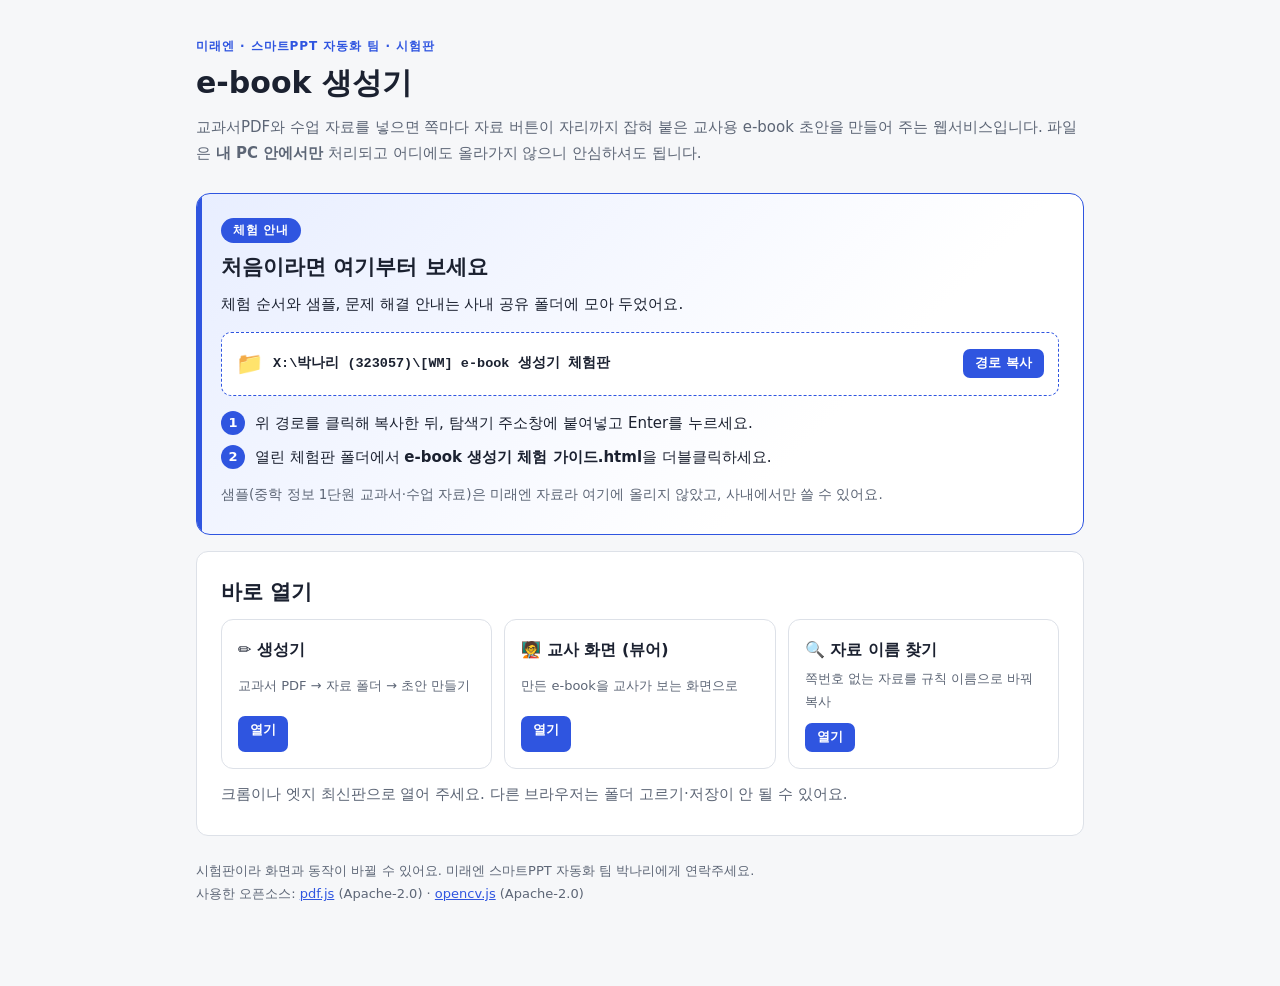
<file: index.html>
<!doctype html>
<html lang="ko">
<head>
<meta charset="utf-8">
<meta name="viewport" content="width=device-width,initial-scale=1">
<title>e-book 생성기</title>
<meta name="description" content="교과서 PDF와 수업 자료 폴더를 넣으면 쪽마다 자료 버튼이 붙은 교사용 e-book 초안을 만들어 주는 브라우저 도구">
<style>
:root{
  --bg:#f6f7f9; --paper:#fff; --ink:#1b2130; --muted:#5d6676; --line:#dde1e8;
  --accent:#2f55e0; --accent-ink:#fff; --soft:#e8eeff; --ok:#1d7a4e; --warn:#9a6200; --warnbg:#fff4dc; --code:#eef1f6;
}
@media (prefers-color-scheme: dark){
  :root{ --bg:#111318; --paper:#191c23; --ink:#e7e9ee; --muted:#9aa2b1; --line:#2b303b;
    --accent:#6f8dff; --accent-ink:#0b1020; --soft:#1f2740; --ok:#4fc98f; --warn:#e0b45a; --warnbg:#2a2416; --code:#232733; }
}
*{box-sizing:border-box}
body{margin:0;background:var(--bg);color:var(--ink);font:15px/1.75 "Pretendard","Apple SD Gothic Neo","Malgun Gothic",system-ui,sans-serif}
.wrap{max-width:920px;margin:0 auto;padding:36px 16px 80px}
header{display:grid;gap:6px;margin-bottom:20px}
.eyebrow{font-size:12px;letter-spacing:.08em;color:var(--accent);font-weight:700}
h1{font-size:30px;line-height:1.3;margin:0}
h2{font-size:21px;margin:0 0 8px}
h3{font-size:16px;margin:18px 0 6px}
p{margin:6px 0}
a{color:var(--accent)}
section{background:var(--paper);border:1px solid var(--line);border-radius:12px;padding:22px 24px;margin:16px 0}
@media (max-width:560px){section{padding:18px 16px}}
.lede{color:var(--muted)}
.apps{display:grid;grid-template-columns:repeat(3,minmax(0,1fr));gap:12px}
@media (max-width:720px){.apps{grid-template-columns:1fr}}
.app{display:grid;gap:4px;text-decoration:none;color:inherit;border:1px solid var(--line);border-radius:12px;padding:16px;background:var(--paper);transition:border-color .15s}
.app:hover{border-color:var(--accent)}
.app b{font-size:16px}.app span{color:var(--muted);font-size:13px}
.app .go{margin-top:6px;justify-self:start;background:var(--accent);color:var(--accent-ink);border-radius:7px;padding:3px 12px;font-weight:700;font-size:13px}
ol.steps{padding-left:22px;margin:8px 0}
ol.steps li{margin:8px 0}
code,.path{font-family:ui-monospace,Consolas,monospace;font-size:13px;background:var(--code);padding:1px 6px;border-radius:5px;word-break:break-all}
.btn{display:inline-block;border:1px solid var(--line);background:var(--soft);color:var(--accent);border-radius:6px;padding:0 7px;font-weight:600;font-size:13.5px;white-space:nowrap}
table{border-collapse:collapse;width:100%;font-size:14px}
th,td{text-align:left;padding:7px 9px;border-bottom:1px solid var(--line);vertical-align:top}
th{font-size:12.5px;color:var(--muted)}
.note{background:var(--warnbg);border-left:3px solid var(--warn);padding:10px 14px;border-radius:0 8px 8px 0;margin:10px 0}
.scroll{overflow-x:auto}
.samples td:first-child{white-space:nowrap;width:1%}
.samples td:first-child .path{word-break:normal;font-size:11.5px;padding:1px 4px}
.samples td{padding:7px 6px}
.samples td:last-child{font-size:13.5px;white-space:nowrap}
.guide{background:linear-gradient(135deg,var(--soft),var(--paper) 70%);border:1px solid var(--accent);border-radius:14px;padding:22px 24px;margin:16px 0;position:relative;overflow:hidden}
.guide::before{content:"";position:absolute;left:0;top:0;bottom:0;width:5px;background:var(--accent)}
.guide .tag{display:inline-block;background:var(--accent);color:var(--accent-ink);font-size:12px;font-weight:700;letter-spacing:.06em;border-radius:999px;padding:2px 12px;margin-bottom:6px}
.guide h2{margin:0 0 6px}
.guide .lead{margin:4px 0 14px;color:var(--ink)}
.pathbox{display:flex;align-items:center;gap:10px;flex-wrap:wrap;width:100%;text-align:left;font:inherit;color:inherit;cursor:pointer;background:var(--paper);border:1.5px dashed var(--accent);border-radius:10px;padding:12px 14px}
.pathbox:hover{background:var(--soft)}
.pathbox .ico{font-size:22px}
.pathbox code{flex:1 1 260px;background:none;padding:0;font-size:13.5px;font-weight:600;color:var(--ink)}
.pathbox .copy{background:var(--accent);color:var(--accent-ink);border-radius:7px;padding:3px 12px;font-weight:700;font-size:13px;white-space:nowrap}
.guide ol{margin:14px 0 4px;padding:0;list-style:none;counter-reset:g}
.guide ol li{counter-increment:g;position:relative;padding-left:34px;margin:8px 0}
.guide ol li::before{content:counter(g);position:absolute;left:0;top:1px;width:24px;height:24px;border-radius:50%;background:var(--accent);color:var(--accent-ink);font-weight:700;font-size:13px;display:grid;place-items:center}
.guide .why{margin-top:12px;font-size:13.5px;color:var(--muted)}
footer{color:var(--muted);font-size:13px;margin-top:24px}
</style>
</head>
<body>
<div class="wrap">
<header>
  <div class="eyebrow">미래엔 · 스마트PPT 자동화 팀 · 시험판</div>
  <h1>e-book 생성기</h1>
  <p class="lede">교과서PDF와 수업 자료를 넣으면 쪽마다 자료 버튼이 자리까지 잡혀 붙은 교사용 e-book 초안을 만들어 주는 웹서비스입니다. 파일은 <b>내 PC 안에서만</b> 처리되고 어디에도 올라가지 않으니 안심하셔도 됩니다.</p>
</header>

<section class="guide">
  <span class="tag">체험 안내</span>
  <h2>처음이라면 여기부터 보세요</h2>
  <p class="lead">체험 순서와 샘플, 문제 해결 안내는 사내 공유 폴더에 모아 두었어요.</p>
  <button type="button" class="pathbox" id="copy-path" title="클릭하면 경로가 복사돼요">
    <span class="ico">📁</span>
    <code id="share-path">X:\박나리 (323057)\[WM] e-book 생성기 체험판</code>
    <span class="copy" id="copy-label">경로 복사</span>
  </button>
  <ol>
    <li>위 경로를 클릭해 복사한 뒤, 탐색기 주소창에 붙여넣고 Enter를 누르세요.</li>
    <li>열린 체험판 폴더에서 <b>e-book 생성기 체험 가이드.html</b>을 더블클릭하세요.</li>
  </ol>
  <p class="why">샘플(중학 정보 1단원 교과서·수업 자료)은 미래엔 자료라 여기에 올리지 않았고, 사내에서만 쓸 수 있어요.</p>
</section>
<script>
document.getElementById("copy-path").addEventListener("click", function () {
  var l = document.getElementById("copy-label"), t = document.getElementById("share-path").textContent;
  function done(ok) { l.textContent = ok ? "복사됨 ✓" : "직접 선택해 복사해 주세요"; setTimeout(function () { l.textContent = "경로 복사"; }, 2000); }
  if (navigator.clipboard && navigator.clipboard.writeText) navigator.clipboard.writeText(t).then(function () { done(true); }, function () { done(false); });
  else done(false);
});
</script>

<section>
  <h2>바로 열기</h2>
  <div class="apps">
    <a class="app" href="authoring/index.html" target="_blank" rel="noopener"><b>✏️ 생성기</b><span>교과서 PDF → 자료 폴더 → 초안 만들기</span><span class="go">열기</span></a>
    <a class="app" href="viewer/index.html" target="_blank" rel="noopener"><b>🧑‍🏫 교사 화면 (뷰어)</b><span>만든 e-book을 교사가 보는 화면으로</span><span class="go">열기</span></a>
    <a class="app" href="authoring/name-finder.html" target="_blank" rel="noopener"><b>🔍 자료 이름 찾기</b><span>쪽번호 없는 자료를 규칙 이름으로 바꿔 복사</span><span class="go">열기</span></a>
  </div>
  <p class="lede" style="margin-top:12px">크롬이나 엣지 최신판으로 열어 주세요. 다른 브라우저는 폴더 고르기·저장이 안 될 수 있어요.</p>
</section>

<footer>
  시험판이라 화면과 동작이 바뀔 수 있어요. 미래엔 스마트PPT 자동화 팀 박나리에게 연락주세요.<br>
  사용한 오픈소스: <a href="https://github.com/mozilla/pdf.js" rel="noopener">pdf.js</a> (Apache-2.0) · <a href="https://github.com/TechStark/opencv-js" rel="noopener">opencv.js</a> (Apache-2.0)
</footer>
</div>
</body>
</html>
</file>
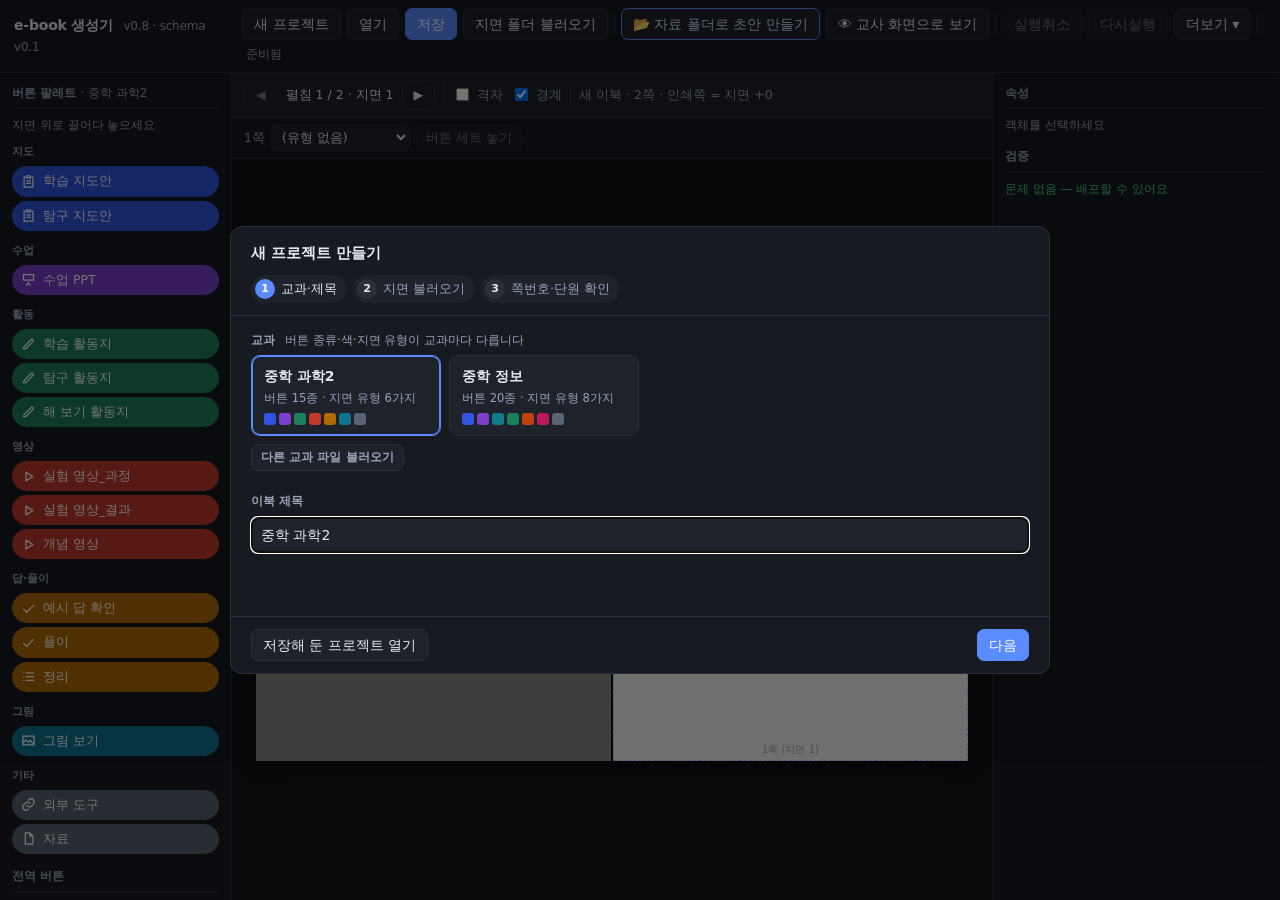
<file: authoring/index.html>
<!DOCTYPE html>
<html lang="ko">
<head>
<meta charset="utf-8">
<meta name="viewport" content="width=device-width, initial-scale=1">
<title>e-book 생성기</title>
<link rel="stylesheet" href="style.css">
</head>
<body>
<header id="topbar">
  <div class="brand">e-book 생성기 <span class="ver">v0.8 · schema v0.1</span></div>
  <div class="tools">
    <button id="btn-new" class="t">새 프로젝트</button>
    <button id="btn-open" class="t">열기</button>
    <button id="btn-save" class="t primary">저장</button>
    <label class="t file" title="저장해 둔 지면 폴더(PDF이름_지면)를 다시 붙입니다">지면 폴더 불러오기<input type="file" id="in-pipeline" webkitdirectory directory multiple hidden></label>
    <span class="sep"></span>
    <label class="t file accent" title="자료를 모아 둔 폴더를 고르면 쪽마다 버튼을 붙입니다. 이름 앞에 쪽번호가 있으면 그대로(16_WS_탐구 활동지.hwp → 16쪽), 없으면 내용·그림으로 쪽을 찾아 봐요">📂 자료 폴더로 초안 만들기<input type="file" id="in-draft" webkitdirectory directory multiple hidden></label>
    <button id="btn-preview" class="t" title="지금 작업을 교사용 뷰어로 엽니다">👁 교사 화면으로 보기</button>
    <span class="sep"></span>
    <button id="btn-undo" class="t" title="Ctrl+Z">실행취소</button>
    <button id="btn-redo" class="t" title="Ctrl+Shift+Z">다시실행</button>
    <details id="more" class="more">
      <summary class="t">더보기 ▾</summary>
      <div class="menu" id="more-menu">
        <a class="t" href="name-finder.html" target="_blank" title="파일 이름에 쪽번호가 없는 자료를 내용으로 찾아 규칙 이름으로 바꿔 줍니다 (시험 기능)">🔎 자료 이름 찾기 (쪽번호 없는 자료)</a>
        <button id="btn-export" class="t" title="book.json · pages · profiles 로 내려받기">스키마 파일로 내보내기</button>
        <label class="t file">배경 이미지 직접 넣기<input type="file" id="in-bg" accept="image/*" multiple hidden></label>
        <label class="t file">프로파일 바꾸기<input type="file" id="in-profile" accept=".json" hidden></label>
      </div>
    </details>
    <span class="sep"></span>
    <span id="status" class="status">준비됨</span>
  </div>
</header>

<main id="app">
  <aside id="palette">
    <div class="pane-title">버튼 팔레트 <span id="profile-name" class="muted"></span></div>
    <div class="hint">지면 위로 끌어다 놓으세요</div>
    <div id="palette-list"></div>
    <div class="pane-title">전역 버튼</div>
    <div id="global-list" class="global"></div>
  </aside>

  <section id="stage-wrap">
    <div id="spread-nav">
      <button id="nav-prev" class="t">◀</button>
      <span id="spread-label">—</span>
      <button id="nav-next" class="t">▶</button>
      <span class="sep"></span>
      <label class="chk"><input type="checkbox" id="chk-grid"> 격자</label>
      <label class="chk"><input type="checkbox" id="chk-safe" checked> 경계</label>
      <span class="sep"></span>
      <span id="page-size-note" class="muted"></span>
    </div>
    <div id="pagetype-bar"></div>
    <div id="stage">
      <div id="spread">
        <div class="page" data-side="L"><div class="page-bg"></div><div class="layer"></div><div class="page-no"></div></div>
        <div class="page" data-side="R"><div class="page-bg"></div><div class="layer"></div><div class="page-no"></div></div>
      </div>
    </div>
  </section>

  <aside id="inspector">
    <div class="pane-title">속성</div>
    <div id="insp-empty" class="hint">객체를 선택하세요</div>
    <div id="insp-body" hidden></div>
    <div class="pane-title">검증 <span id="validate-sum" class="muted"></span></div>
    <div id="validate" class="validate"></div>
  </aside>
</main>

<div id="drop-veil" hidden><div>자료 파일을 지면 위에 놓으세요</div></div>
<div id="modal-root"></div>
<input type="file" id="in-open" accept=".json" hidden>

<script src="profile.default.js"></script>
<script src="profile.info1.js"></script>  <!-- 중학 정보 프로파일 — 마법사 교과 카드 -->
<script src="vendor/pdf.min.js"></script>
<script src="vendor/pdf.worker.min.js"></script>  <!-- file:// 에서 Worker 가 막혀 메인 스레드로 돌림 -->
<script src="../common/mteacher-adapter.js"></script>
<script src="app.js"></script>
<script src="pdf-ingest.js"></script>
<script src="wizard.js"></script>
<script src="guess-read.js"></script>   <!-- v0.9 쪽 찾기 — 아래 다섯 줄을 지우면 초안 만들기는 쪽번호 있는 파일만 붙인다 -->
<script src="guess-match.js"></script>  <!-- opencv.js 는 그림이 있을 때 draft-guess.js 가 그때 읽는다 -->
<script src="guess.js"></script>
<script src="guess-run.js"></script>
<script src="draft-guess.js"></script>
<script src="auto-place.js"></script>  <!-- v0.9 자리 잡기 — 지우면 새 버튼은 왼쪽 위에 쌓인다 -->
<script src="measure-key.info1.js"></script>  <!-- 5.0 측정 — 지우면 측정 기능만 사라짐 -->
<script src="measure.js"></script>
</body>
</html>
</file>
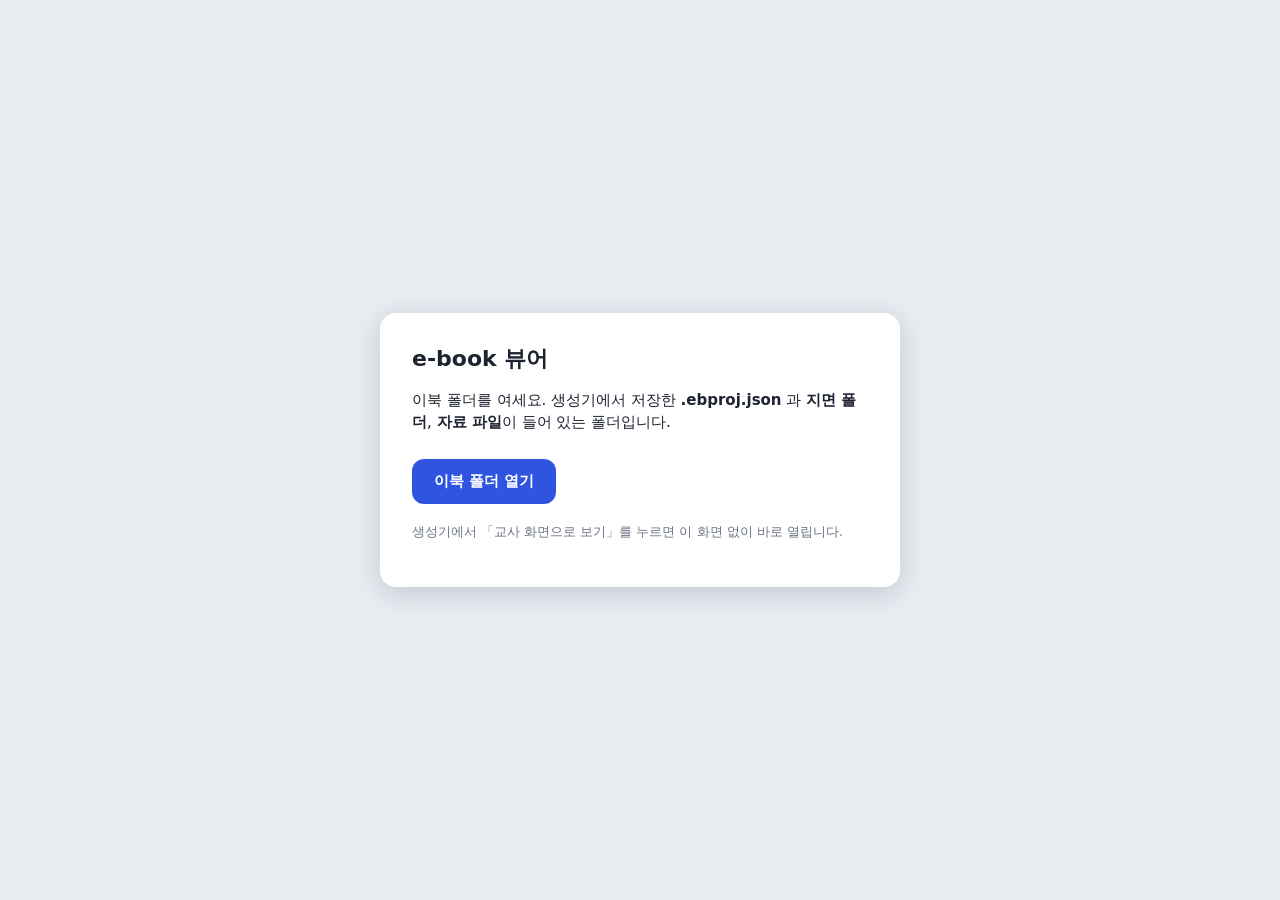
<file: viewer/index.html>
<!DOCTYPE html>
<html lang="ko">
<head>
<meta charset="utf-8">
<meta name="viewport" content="width=device-width, initial-scale=1, viewport-fit=cover">
<title>e-book 뷰어</title>
<link rel="stylesheet" href="viewer.css">
</head>
<body>
<header id="bar">
  <div class="title"><span id="book-title">e-book 뷰어</span><span id="book-sub" class="sub"></span></div>
  <div class="right">
    <span id="net" class="net" hidden></span>
    <button id="btn-settings" class="ib" title="설정" aria-label="설정">
      <svg viewBox="0 0 24 24" fill="none" stroke="currentColor" stroke-width="2" stroke-linecap="round" stroke-linejoin="round"><circle cx="12" cy="12" r="3"/><path d="M19.4 15a1.7 1.7 0 0 0 .3 1.8l.1.1a2 2 0 1 1-2.8 2.8l-.1-.1a1.7 1.7 0 0 0-1.8-.3 1.7 1.7 0 0 0-1 1.5V21a2 2 0 1 1-4 0v-.1a1.7 1.7 0 0 0-1.1-1.5 1.7 1.7 0 0 0-1.8.3l-.1.1a2 2 0 1 1-2.8-2.8l.1-.1a1.7 1.7 0 0 0 .3-1.8 1.7 1.7 0 0 0-1.5-1H3a2 2 0 1 1 0-4h.1a1.7 1.7 0 0 0 1.5-1.1 1.7 1.7 0 0 0-.3-1.8l-.1-.1a2 2 0 1 1 2.8-2.8l.1.1a1.7 1.7 0 0 0 1.8.3H9a1.7 1.7 0 0 0 1-1.5V3a2 2 0 1 1 4 0v.1a1.7 1.7 0 0 0 1 1.5 1.7 1.7 0 0 0 1.8-.3l.1-.1a2 2 0 1 1 2.8 2.8l-.1.1a1.7 1.7 0 0 0-.3 1.8V9a1.7 1.7 0 0 0 1.5 1H21a2 2 0 1 1 0 4h-.1a1.7 1.7 0 0 0-1.5 1z"/></svg>
    </button>
  </div>
</header>

<main id="stage">
  <div id="spread"></div>
  <button id="nav-prev" class="nav" aria-label="이전 쪽">‹</button>
  <button id="nav-next" class="nav" aria-label="다음 쪽">›</button>
</main>

<footer id="foot">
  <input type="range" id="slider" min="0" max="0" value="0" aria-label="쪽 이동">
  <span class="goto"><input type="number" id="goto" aria-label="쪽 번호"> 쪽 <span id="pageinfo" class="sub"></span></span>
</footer>

<section id="open" class="panel">
  <div class="card">
    <h1>e-book 뷰어</h1>
    <p>이북 폴더를 여세요. 생성기에서 저장한 <b>.ebproj.json</b> 과 <b>지면 폴더</b>, <b>자료 파일</b>이 들어 있는 폴더입니다.</p>
    <label class="big-btn">이북 폴더 열기<input type="file" id="in-folder" webkitdirectory directory multiple hidden></label>
    <p class="sub">생성기에서 「교사 화면으로 보기」를 누르면 이 화면 없이 바로 열립니다.</p>
    <p id="open-msg" class="warn"></p>
  </div>
</section>

<div id="modal" hidden>
  <div class="m-box" role="dialog" aria-modal="true">
    <div class="m-head">
      <span id="m-title"></span>
      <span id="m-src" class="src"></span>
      <span class="grow"></span>
      <a id="m-dl" class="mb" download hidden>받기</a>
      <a id="m-new" class="mb" target="_blank" rel="noopener" hidden>새 창</a>
      <button id="m-close" class="mb" aria-label="닫기">닫기</button>
    </div>
    <div id="m-body"></div>
  </div>
</div>

<div id="settings" hidden>
  <div class="s-box">
    <h3>설정</h3>
    <label class="sw"><input type="checkbox" id="s-embedded"> 항상 내장본으로 열기 <span class="sub">— 학교 인터넷이 느릴 때</span></label>
    <div id="s-dev">
      <h4>개발용 <span class="sub">(엠티처로 옮기면 사라짐)</span></h4>
      <label class="sw"><input type="checkbox" id="s-login"> 교사 로그인 상태로 보기</label>
      <label class="row">네트워크
        <select id="s-net">
          <option value="auto">실제로 확인</option>
          <option value="online">온라인 가정</option>
          <option value="offline">오프라인 가정</option>
          <option value="slow">느림 (1.5초 초과)</option>
        </select>
      </label>
    </div>
    <div class="s-foot"><button id="s-close" class="mb">닫기</button></div>
  </div>
</div>

<div id="toast" hidden></div>

<script src="../common/mteacher-adapter.js"></script>
<script src="viewer.js"></script>
</body>
</html>
</file>
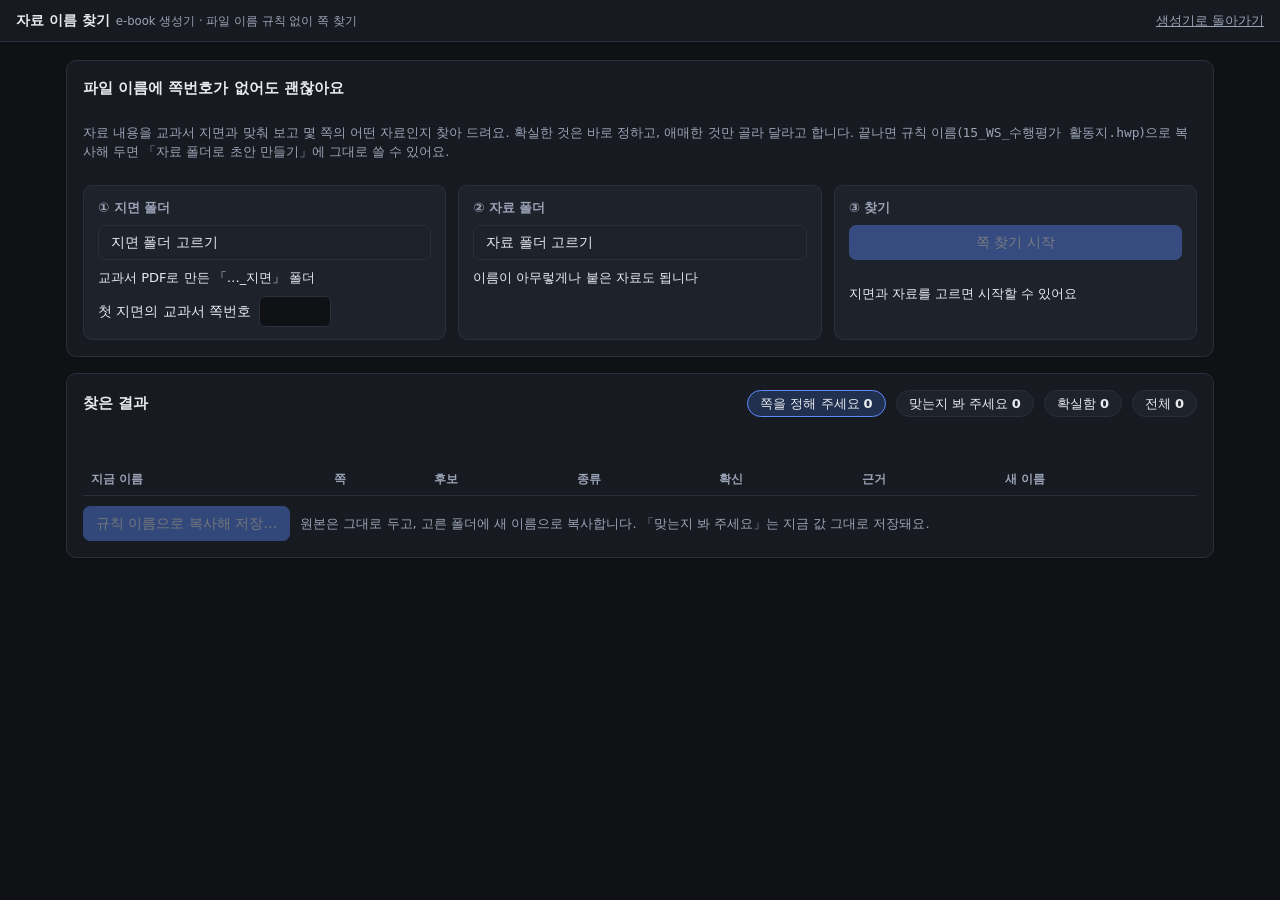
<file: authoring/name-finder.html>
<!doctype html>
<html lang="ko">
<head>
<meta charset="utf-8">
<meta name="viewport" content="width=device-width,initial-scale=1">
<title>자료 이름 찾기 — e-book 생성기</title>
<style>
:root{
  --bg:#0f1115; --panel:#171a21; --panel-2:#1e222b; --line:#2a2f3a;
  --ink:#e8eaf0; --ink-dim:#9aa3b5; --accent:#5b8cff; --ok:#3ecf8e; --warn:#ffc857; --bad:#ff6b6b;
}
*{box-sizing:border-box}
html,body{margin:0;background:var(--bg);color:var(--ink);font:14px/1.5 "Pretendard","Apple SD Gothic Neo","Malgun Gothic",system-ui,sans-serif}
button,input,select{font:inherit;color:inherit}
header{display:flex;align-items:center;gap:14px;padding:10px 16px;background:var(--panel);border-bottom:1px solid var(--line);flex-wrap:wrap}
.brand{font-weight:700}.brand small{font-weight:400;color:var(--ink-dim);margin-left:6px}
header a{color:var(--ink-dim);font-size:13px;margin-left:auto}
main{max-width:1180px;margin:0 auto;padding:18px 16px 60px;display:grid;gap:16px}
.card{background:var(--panel);border:1px solid var(--line);border-radius:10px;padding:16px;display:grid;gap:10px}
h2{margin:0;font-size:15px}
.muted{color:var(--ink-dim);font-size:13px}
.steps{display:grid;grid-template-columns:repeat(auto-fit,minmax(260px,1fr));gap:12px}
.step{background:var(--panel-2);border:1px solid var(--line);border-radius:9px;padding:12px 14px;display:grid;gap:8px;align-content:start}
.step b{font-size:13px;color:var(--ink-dim)}
.t{background:var(--panel-2);border:1px solid var(--line);border-radius:7px;padding:6px 12px;cursor:pointer;white-space:nowrap;display:inline-block}
.t:hover{border-color:#3a4252;background:#232833}
.t.primary{background:var(--accent);border-color:var(--accent);color:#fff}
.t:disabled{opacity:.4;cursor:default}
.row{display:flex;gap:8px;align-items:center;flex-wrap:wrap}
input[type=number]{width:72px;background:var(--bg);border:1px solid var(--line);border-radius:6px;padding:4px 6px}
.val{font-size:13px}.val.ok{color:var(--ok)}.val.warn{color:var(--warn)}
.bar{height:8px;background:var(--panel-2);border-radius:4px;overflow:hidden}
.bar i{display:block;height:100%;background:var(--accent);width:0;transition:width .2s}
.sum{display:flex;gap:10px;flex-wrap:wrap}
.chip{border:1px solid var(--line);border-radius:999px;padding:3px 12px;font-size:13px;cursor:pointer;background:var(--panel-2)}
.chip[aria-pressed=true]{border-color:var(--accent);background:#22304f}
.chip .n{font-weight:700;margin-left:4px}
.tbl{overflow-x:auto}
table{border-collapse:collapse;width:100%;font-size:13px}
th,td{text-align:left;padding:7px 8px;border-bottom:1px solid var(--line);vertical-align:middle}
th{color:var(--ink-dim);font-weight:600;font-size:12px;white-space:nowrap;position:sticky;top:0;background:var(--panel)}
td.f{max-width:220px;overflow:hidden;text-overflow:ellipsis;white-space:nowrap}
td.why{color:var(--ink-dim);max-width:300px}
td.new{font-family:ui-monospace,Consolas,monospace;font-size:12px;white-space:nowrap}
select{background:var(--bg);border:1px solid var(--line);border-radius:6px;padding:3px 4px}
.pill{display:inline-block;border-radius:999px;padding:0 9px;font-size:12px;font-weight:600;white-space:nowrap}
.pill.high{background:#173a2b;color:var(--ok)}.pill.mid{background:#3a3218;color:var(--warn)}.pill.low{background:#3d1f22;color:var(--bad)}
.pill.rule{background:#1d2a45;color:#9db8ff}.pill.wait{background:var(--panel-2);color:var(--ink-dim)}
.cands{display:flex;gap:4px;flex-wrap:wrap}
.cands button{border:1px solid var(--line);background:var(--panel-2);border-radius:5px;padding:0 7px;cursor:pointer;font-size:12px}
.cands button.on{border-color:var(--accent);color:#fff;background:#22304f}
tr.need td{background:rgba(255,200,87,.04)}
.foot{display:flex;gap:10px;align-items:center;flex-wrap:wrap}
.toast{position:fixed;left:50%;bottom:22px;transform:translateX(-50%);background:#22304f;border:1px solid var(--accent);padding:8px 16px;border-radius:8px;display:none}
.toast.on{display:block}
:focus-visible{outline:2px solid var(--accent);outline-offset:2px}
</style>
</head>
<body>
<header>
  <span class="brand">자료 이름 찾기<small>e-book 생성기 · 파일 이름 규칙 없이 쪽 찾기</small></span>
  <a href="index.html">생성기로 돌아가기</a>
</header>
<main>
  <section class="card">
    <h2>파일 이름에 쪽번호가 없어도 괜찮아요</h2>
    <p class="muted">자료 내용을 교과서 지면과 맞춰 보고 몇 쪽의 어떤 자료인지 찾아 드려요. 확실한 것은 바로 정하고, 애매한 것만 골라 달라고 합니다. 끝나면 규칙 이름(<code>15_WS_수행평가 활동지.hwp</code>)으로 복사해 두면 「자료 폴더로 초안 만들기」에 그대로 쓸 수 있어요.</p>
    <div class="steps">
      <div class="step"><b>① 지면 폴더</b>
        <label class="t">지면 폴더 고르기<input type="file" id="in-pages" webkitdirectory directory multiple hidden></label>
        <span class="val" id="pages-val">교과서 PDF로 만든 「…_지면」 폴더</span>
        <div class="row" id="first-row" hidden><label for="in-first">첫 지면의 교과서 쪽번호</label><input type="number" id="in-first" min="1" max="999"></div>
      </div>
      <div class="step"><b>② 자료 폴더</b>
        <label class="t">자료 폴더 고르기<input type="file" id="in-docs" webkitdirectory directory multiple hidden></label>
        <span class="val" id="docs-val">이름이 아무렇게나 붙은 자료도 됩니다</span>
      </div>
      <div class="step"><b>③ 찾기</b>
        <button class="t primary" id="btn-run" disabled>쪽 찾기 시작</button>
        <div class="bar" aria-hidden="true"><i id="bar"></i></div>
        <span class="val" id="run-val">지면과 자료를 고르면 시작할 수 있어요</span>
      </div>
    </div>
  </section>

  <section class="card" id="res" hidden>
    <div class="row" style="justify-content:space-between">
      <h2>찾은 결과</h2>
      <div class="sum" role="group" aria-label="보기">
        <button class="chip" data-f="must" aria-pressed="true">쪽을 정해 주세요<span class="n" id="n-must">0</span></button>
        <button class="chip" data-f="check" aria-pressed="false">맞는지 봐 주세요<span class="n" id="n-check">0</span></button>
        <button class="chip" data-f="ok" aria-pressed="false">확실함<span class="n" id="n-ok">0</span></button>
        <button class="chip" data-f="all" aria-pressed="false">전체<span class="n" id="n-all">0</span></button>
      </div>
    </div>
    <p class="muted" id="res-note"></p>
    <div class="tbl"><table><thead><tr><th>지금 이름</th><th>쪽</th><th>후보</th><th>종류</th><th>확신</th><th>근거</th><th>새 이름</th></tr></thead><tbody id="rows"></tbody></table></div>
    <div class="foot">
      <button class="t primary" id="btn-save" disabled>규칙 이름으로 복사해 저장…</button>
      <span class="muted" id="save-val">원본은 그대로 두고, 고른 폴더에 새 이름으로 복사합니다. 「맞는지 봐 주세요」는 지금 값 그대로 저장돼요.</span>
    </div>
  </section>
</main>
<div class="toast" id="toast" role="status"></div>

<script src="vendor/pdf.min.js"></script>
<script src="vendor/pdf.worker.min.js"></script>
<script src="vendor/opencv.js"></script>
<script src="guess-read.js"></script>
<script src="guess-match.js"></script>
<script src="guess.js"></script>
<script src="guess-run.js"></script>
<script src="name-finder.js"></script>
</body>
</html>
</file>
<file: authoring/style.css>
:root{
  --bg:#0f1115; --panel:#171a21; --panel-2:#1e222b; --line:#2a2f3a;
  --ink:#e8eaf0; --ink-dim:#9aa3b5; --accent:#5b8cff; --danger:#ff6b6b; --ok:#3ecf8e;
  --page-shadow:0 2px 18px rgba(0,0,0,.45);
}
*{box-sizing:border-box}
html,body{height:100%;margin:0}
body{
  background:var(--bg);color:var(--ink);
  font:14px/1.45 "Pretendard","Apple SD Gothic Neo","Malgun Gothic",system-ui,sans-serif;
  display:flex;flex-direction:column;overflow:hidden;
}
button,input,select{font:inherit;color:inherit}

/* ---------- top bar ---------- */
#topbar{
  display:flex;align-items:center;gap:16px;
  padding:8px 14px;background:var(--panel);border-bottom:1px solid var(--line);flex:0 0 auto;
}
.brand{font-weight:700;letter-spacing:-.2px}
.brand .ver{font-weight:400;color:var(--ink-dim);font-size:12px;margin-left:6px}
.tools{display:flex;align-items:center;gap:6px;flex-wrap:wrap}
.t{
  background:var(--panel-2);border:1px solid var(--line);border-radius:7px;
  padding:5px 11px;cursor:pointer;white-space:nowrap;
}
.t:hover{border-color:#3a4252;background:#232833}
.t:disabled{opacity:.4;cursor:default}
.t.primary{background:var(--accent);border-color:var(--accent);color:#fff}
.t.file{display:inline-block}
.sep{width:1px;height:20px;background:var(--line);display:inline-block}
.status{color:var(--ink-dim);font-size:12px;margin-left:4px;max-width:340px;overflow:hidden;text-overflow:ellipsis;white-space:nowrap}
.status.warn{color:#ffc857}
.status.ok{color:var(--ok)}

/* ---------- layout ---------- */
#app{flex:1;display:grid;grid-template-columns:232px 1fr 288px;min-height:0}
aside{background:var(--panel);overflow-y:auto;padding:10px 12px 40px}
#palette{border-right:1px solid var(--line)}
#inspector{border-left:1px solid var(--line)}
.pane-title{
  font-size:12px;font-weight:700;color:var(--ink-dim);text-transform:none;
  margin:14px 0 8px;padding-bottom:6px;border-bottom:1px solid var(--line)
}
.pane-title:first-child{margin-top:2px}
.hint{font-size:12px;color:var(--ink-dim);margin-bottom:10px}
.muted{color:var(--ink-dim);font-weight:400}

/* ---------- palette ---------- */
.pal-group{margin-bottom:12px}
.pal-group h4{margin:0 0 6px;font-size:11px;color:var(--ink-dim);font-weight:600}
.pal-item{
  display:flex;align-items:center;gap:7px;padding:5px 8px;margin-bottom:4px;
  border-radius:999px;cursor:grab;border:1px solid transparent;font-size:12.5px;
  user-select:none;
}
.pal-item:active{cursor:grabbing}
.pal-item .ico{font-size:13px;line-height:1}
.pal-item .nm{overflow:hidden;text-overflow:ellipsis;white-space:nowrap}
.global .pal-item{cursor:default;opacity:.85}

/* ---------- stage ---------- */
#stage-wrap{display:flex;flex-direction:column;min-width:0;min-height:0}
#spread-nav{
  display:flex;align-items:center;gap:8px;padding:7px 12px;
  background:var(--panel-2);border-bottom:1px solid var(--line);flex:0 0 auto;font-size:12.5px
}
.chk{display:flex;align-items:center;gap:5px;color:var(--ink-dim);cursor:pointer}
#stage{flex:1;overflow:auto;display:flex;align-items:center;justify-content:center;padding:24px}
#spread{display:flex;gap:2px;box-shadow:var(--page-shadow);position:relative}
.page{
  position:relative;background:#fff;flex:0 0 auto;overflow:hidden;
}
.page.dim{filter:brightness(.55)}
.page-bg{position:absolute;inset:0;background:#f4f5f7 center/contain no-repeat}
.page-bg.empty::after{
  content:"배경 이미지 없음";position:absolute;inset:0;display:flex;align-items:center;justify-content:center;
  color:#b6bcc8;font-size:13px
}
.layer{position:absolute;inset:0}
.page-no{
  position:absolute;bottom:4px;left:0;right:0;text-align:center;font-size:10px;color:#9aa3b5;pointer-events:none
}
.page.grid .layer{
  background-image:linear-gradient(to right,rgba(91,140,255,.18) 1px,transparent 1px),
                   linear-gradient(to bottom,rgba(91,140,255,.18) 1px,transparent 1px);
  background-size:5% 5%;
}
.page.safe::before{
  content:"";position:absolute;inset:0;border:1px dashed rgba(91,140,255,.45);pointer-events:none;z-index:5
}
.page.drop-ok{outline:2px solid var(--ok);outline-offset:-2px}
.page.drop-bad{outline:2px solid var(--danger);outline-offset:-2px}

/* ---------- objects ---------- */
.obj{
  position:absolute;display:inline-flex;align-items:center;gap:.45em;
  border-radius:999px;white-space:nowrap;cursor:move;user-select:none;
  box-shadow:0 1px 3px rgba(0,0,0,.28);border:1px solid rgba(0,0,0,.12);
  padding:0 .7em;font-weight:600;line-height:1;
}
.obj.wrap{white-space:normal;border-radius:12px;padding:.35em .6em;text-align:center;display:inline-block}
.obj.d-icon{padding:0;justify-content:center;border-radius:50%}
.obj .lbl{overflow:hidden;text-overflow:ellipsis}
.obj.sel{outline:2px solid var(--accent);outline-offset:2px;z-index:20}
.obj.bad{outline:2px solid var(--danger);outline-offset:2px}
.obj .badge{
  position:absolute;top:-6px;right:-6px;background:var(--accent);color:#fff;
  border-radius:999px;font-size:9px;padding:1px 5px;font-weight:700
}
.obj.ghost{opacity:.5}
.drag-proxy{position:fixed;pointer-events:none;z-index:9999;opacity:.85}

/* ---------- inspector ---------- */
.row{display:flex;align-items:center;gap:8px;margin-bottom:9px}
.row label{flex:0 0 74px;font-size:12px;color:var(--ink-dim)}
.row input[type=text],.row input[type=number],.row select{
  flex:1;min-width:0;background:var(--panel-2);border:1px solid var(--line);
  border-radius:6px;padding:5px 7px
}
.seg{display:flex;flex:1;border:1px solid var(--line);border-radius:6px;overflow:hidden}
.seg button{flex:1;background:var(--panel-2);border:0;border-right:1px solid var(--line);padding:5px 0;cursor:pointer;font-size:12px}
.seg button:last-child{border-right:0}
.seg button.on{background:var(--accent);color:#fff}
.insp-head{display:flex;align-items:center;gap:8px;margin-bottom:10px}
.insp-head .chip{border-radius:999px;padding:3px 10px;font-size:12px;font-weight:700}
.danger-row{margin-top:14px}
.t.danger{border-color:#5b2b2b;color:#ff9b9b}
.kv{font-size:11.5px;color:var(--ink-dim);word-break:break-all;margin:-4px 0 10px 82px}

/* ---------- validate ---------- */
.validate{font-size:12px}
.v-item{display:flex;gap:6px;padding:5px 7px;border-radius:6px;margin-bottom:4px;background:var(--panel-2);cursor:pointer}
.v-item.err{border-left:3px solid var(--danger)}
.v-item.warn{border-left:3px solid #ffc857}
.v-ok{color:var(--ok)}

/* ---------- drop veil & modal ---------- */
#drop-veil{
  position:fixed;inset:0;background:rgba(15,17,21,.7);z-index:500;
  display:flex;align-items:center;justify-content:center;pointer-events:none
}
#drop-veil[hidden]{display:none}   /* display:flex 가 hidden 속성을 덮어써 늘 떠 있던 버그 (2.4에서 수정) */
#drop-veil div{border:2px dashed var(--accent);border-radius:16px;padding:30px 44px;font-size:16px}
.modal-back{position:fixed;inset:0;background:rgba(0,0,0,.55);z-index:600;display:flex;align-items:center;justify-content:center}
.modal{background:var(--panel);border:1px solid var(--line);border-radius:12px;padding:18px 20px;min-width:340px;max-width:480px}
.modal h3{margin:0 0 4px;font-size:15px}
.modal p{margin:0 0 14px;font-size:12.5px;color:var(--ink-dim)}
.modal .opts{display:flex;flex-direction:column;gap:6px;margin-bottom:14px}
.modal .opts button{text-align:left;padding:9px 12px}
.modal .foot{display:flex;justify-content:flex-end;gap:6px}
.toast{
  position:fixed;left:50%;bottom:28px;transform:translateX(-50%);
  background:#232833;border:1px solid var(--line);border-radius:8px;padding:9px 16px;z-index:800;font-size:13px
}
.toast.err{border-color:#5b2b2b;color:#ff9b9b}

/* ---------- 아이콘 ---------- */
.ico{width:1.05em;height:1.05em;flex:0 0 auto}
.pal-item .ico{width:15px;height:15px}

/* ---------- 지면유형 바 ---------- */
#pagetype-bar{
  display:flex;gap:18px;padding:6px 12px;background:var(--panel);
  border-bottom:1px solid var(--line);flex:0 0 auto;font-size:12.5px;align-items:center
}
.pt-item{display:flex;align-items:center;gap:6px}
.pt-item select{background:var(--panel-2);border:1px solid var(--line);border-radius:6px;padding:4px 6px}
.pt-item .t{padding:4px 9px}

/* ---------- 전역 버튼 미리보기 ---------- */
.obj.global{opacity:.9;border:1.5px dashed rgba(255,255,255,.85);cursor:move}
.obj.global.off{opacity:.28;filter:grayscale(.6)}
.obj.global.sel{outline:2px solid #ffc857;outline-offset:2px;z-index:20;opacity:1}
.obj .gtag{position:absolute;left:50%;transform:translateX(-50%);bottom:-11px;background:#ffc857;color:#2a2200;font-size:9px;font-weight:800;border-radius:4px;padding:0 4px;line-height:14px}
.obj .badge.warn{background:#ffc857;color:#2a2200}
.obj.t-student{box-shadow:0 0 0 2px #3ecf8e inset}
.obj.t-both{box-shadow:0 0 0 2px #ffc857 inset}
.modal .dot{display:inline-block;width:10px;height:10px;border-radius:50%;margin-right:8px;vertical-align:-1px}

/* ---------- 2.4 프로젝트 생성 마법사 ---------- */
.modal.wiz{max-width:820px;width:min(820px,94vw);padding:0;display:flex;flex-direction:column;max-height:92vh}
.wiz-head{padding:16px 20px 12px;border-bottom:1px solid var(--line)}
.wiz-head h3{margin:0 0 10px}
.wiz-steps{display:flex;gap:6px;list-style:none;margin:0;padding:0;font-size:12.5px;color:var(--ink-dim)}
.wiz-steps li{display:flex;align-items:center;gap:6px;padding:4px 10px 4px 4px;border-radius:999px;background:var(--panel-2)}
.wiz-steps li b{display:inline-flex;width:20px;height:20px;border-radius:50%;align-items:center;justify-content:center;background:var(--line);font-size:11px;color:var(--ink)}
.wiz-steps li.on{color:var(--ink)}
.wiz-steps li.on b{background:var(--accent);color:#fff}
.wiz-steps li.done b{background:var(--ok);color:#0f1115}
.wiz-body{padding:16px 20px;overflow-y:auto;min-height:300px}
.wiz-foot{display:flex;gap:6px;padding:12px 20px;border-top:1px solid var(--line)}
.wiz-foot .grow{flex:1}
.wiz-lead{font-size:13px;color:var(--ink-dim);margin:0 0 12px}
.wiz-field{margin-bottom:16px}
.wiz-field>label,.wiz .lbl{display:block;font-size:12px;font-weight:700;color:var(--ink-dim);margin-bottom:6px}
.wiz-field>label .muted{font-weight:400;margin-left:6px}
.wiz input[type=text],.wiz input[type=number]{background:var(--panel-2);border:1px solid var(--line);border-radius:7px;padding:7px 9px;width:100%}
.wiz input[type=number]{width:96px}
.wiz .inline{display:flex;align-items:center;gap:8px;font-size:13px}
.wiz .note{font-size:12px;margin-top:6px;display:flex;flex-direction:column;gap:2px}
.wiz .ok{color:var(--ok)} .wiz .warn{color:#ffc857}
.wiz-warn{background:#2a2410;border:1px solid #5a4a1a;color:#ffd98a;border-radius:8px;padding:9px 12px;font-size:12.5px;margin-bottom:14px;display:flex;align-items:center;gap:10px;justify-content:space-between}
.wiz-profiles{display:flex;flex-wrap:wrap;gap:8px;margin-bottom:8px}
.wiz-card{display:flex;flex-direction:column;gap:4px;align-items:flex-start;text-align:left;min-width:190px;padding:10px 12px;border-radius:9px;background:var(--panel-2);border:1px solid var(--line);cursor:pointer}
.wiz-card.on{border-color:var(--accent);box-shadow:0 0 0 1px var(--accent) inset}
.wiz-card .muted{font-size:11.5px}
.wiz-card .sws{display:flex;gap:3px;margin-top:2px}
.wiz-card .sw{width:12px;height:12px;border-radius:3px}
.t.sm{font-size:12px;padding:4px 9px}
.t.link{background:none;border:0;color:var(--accent);padding:6px 0;margin-top:10px}
.wiz-drop{display:flex;flex-direction:column;align-items:center;justify-content:center;gap:4px;padding:26px;border:2px dashed var(--line);border-radius:12px;cursor:pointer;text-align:center;font-size:13px}
.wiz-drop:hover{border-color:var(--accent)}
.wiz-drop.ok{border-style:solid;border-color:var(--ok)}
.wiz-strip{display:flex;flex-wrap:wrap;gap:6px;margin-top:12px;align-items:flex-end}
.wiz-strip figure{margin:0;text-align:center}
.wiz-strip img{height:74px;display:block;border-radius:3px;background:#fff}
.wiz-strip figcaption{font-size:10.5px;color:var(--ink-dim);margin-top:2px}
.wiz-strip .more{font-size:12px;padding-bottom:18px}
.wiz-grid{display:grid;grid-template-columns:1fr 300px;gap:22px}
.wiz-units{display:flex;flex-direction:column;gap:6px}
.wiz-units .u{display:flex;align-items:center;gap:8px}
.wiz-units .u .muted{white-space:nowrap;font-size:12px}
.gchips{display:flex;flex-wrap:wrap;gap:6px}
.gchip{display:inline-flex;align-items:center;gap:5px;border-radius:999px;padding:3px 10px;font-size:12px;font-weight:600}
.wiz-spreads{display:flex;flex-direction:column;gap:10px;margin-bottom:10px}
.wiz-spreads .sp{display:flex;gap:2px;justify-content:center}
.wiz-spreads .pv{position:relative;width:110px;aspect-ratio:0.764;background:#f4f5f7;overflow:hidden}
.wiz-spreads .pv img{width:100%;height:100%;object-fit:cover;display:block}
.wiz-spreads .pv span{position:absolute;bottom:3px;left:0;right:0;text-align:center;font-size:11px;font-weight:700;color:#fff;text-shadow:0 0 3px #000,0 0 3px #000}
.wiz-spreads .pv.empty{background:transparent;border:1px dashed var(--line)}
.chk.sm{font-size:12px}
@media (max-width:720px){.wiz-grid{grid-template-columns:1fr}}
.wiz-alt{display:flex;flex-direction:column;align-items:flex-start;gap:0;margin-top:14px;border-top:1px solid var(--line);padding-top:6px}
.wiz-alt .t.link{margin-top:4px;padding:4px 0}
.wiz-drop.hover{border-color:var(--accent);background:rgba(91,140,255,.06)}
.wiz-drop.static{cursor:default}
.t.big{padding:9px 22px;font-size:14px;margin:4px 0 2px}
.inline-range{margin-top:14px}
.inline-range input[type=number]{width:80px}
.wiz-prog{margin:6px 0 12px}
.wiz-prog .bar{height:10px;border-radius:999px;background:var(--panel-2);border:1px solid var(--line);overflow:hidden}
.wiz-prog .bar i{display:block;height:100%;background:var(--accent);transition:width .25s}
.wiz-prog .nums{display:flex;justify-content:space-between;font-size:13px;margin:8px 0 2px}
.wiz-prog .muted{font-size:12px}

/* ---------- 3.1 크기 핸들 ---------- */
.hdl{position:absolute;width:11px;height:11px;background:#fff;border:2px solid var(--accent);border-radius:3px;z-index:30;touch-action:none}
.hdl.se{right:-8px;bottom:-8px;cursor:nwse-resize}
.hdl.e{right:-8px;top:50%;margin-top:-6px;cursor:ew-resize;border-radius:6px;height:13px;width:9px;margin-top:-7px}
.obj.d-icon .hdl.se{right:-6px;bottom:-6px}
body.rs-se,body.rs-se *{cursor:nwse-resize!important}
body.rs-e,body.rs-e *{cursor:ew-resize!important}
body.rs-se .obj,body.rs-e .obj{transition:none}
.size-tip{position:absolute;z-index:40;background:#111827;color:#fff;font-size:11.5px;font-weight:600;padding:3px 8px;border-radius:6px;white-space:nowrap;pointer-events:none;box-shadow:0 2px 8px rgba(0,0,0,.35)}
.row .t.sm{flex:0 0 auto}
.row .chk{flex:1;font-size:12px}
.kv b{color:var(--ink);font-weight:700}

/* ---------- 5.0 시간 재기 ---------- */
.modal.ms{max-width:560px;width:min(560px,94vw)}
.modal.ms.wide{max-width:760px;width:min(760px,94vw);max-height:90vh;overflow-y:auto}
.modal.ms h4{margin:16px 0 6px;font-size:13px}
.ms-row{display:flex;align-items:center;gap:8px;margin-bottom:10px;font-size:13px;flex-wrap:wrap}
.ms-row label{flex:0 0 64px;color:var(--ink-dim);font-size:12px}
.ms-row input[type=number]{width:70px;background:var(--panel-2);border:1px solid var(--line);border-radius:6px;padding:5px 7px}
.ms-row select{flex:1;background:var(--panel-2);border:1px solid var(--line);border-radius:6px;padding:5px 7px}
.ms-row .warn{color:#ffc857}
.ms-rules{margin:4px 0 16px;padding-left:18px;font-size:12.5px;color:var(--ink-dim);line-height:1.7}
.ms-rules b{color:var(--ink)} .ms-rules a{color:var(--accent)}
#ms-chip{position:fixed;top:54px;right:300px;z-index:450;display:flex;align-items:center;gap:8px;background:#1b2a1f;border:1px solid #2f6b45;border-radius:999px;padding:5px 6px 5px 12px;font-size:13px;box-shadow:0 4px 14px rgba(0,0,0,.4)}
#ms-chip b{font-variant-numeric:tabular-nums;font-size:15px}
#ms-chip .dot{width:9px;height:9px;border-radius:50%;background:#ff5a5a;animation:msblink 1.2s infinite}
#ms-chip.paused{background:#2a2410;border-color:#5a4a1a}
#ms-chip.paused .dot{background:#ffc857;animation:none}
@keyframes msblink{50%{opacity:.25}}
.ms-big{display:grid;grid-template-columns:repeat(4,1fr);gap:8px;margin:12px 0 8px}
.ms-big.sm{grid-template-columns:repeat(2,1fr)}
.ms-big div{background:var(--panel-2);border:1px solid var(--line);border-radius:9px;padding:10px 12px;display:flex;flex-direction:column;gap:2px}
.ms-big b{font-size:20px;font-variant-numeric:tabular-nums}
.ms-big span{font-size:11.5px;color:var(--ink-dim)}
.ms-t{width:100%;border-collapse:collapse;font-size:12px;margin:4px 0 8px}
.ms-t th,.ms-t td{border-bottom:1px solid var(--line);padding:5px 6px;text-align:left}
.ms-t th{color:var(--ink-dim);font-weight:600}

/* ---------- 3.3 전역 버튼 ---------- */
.gsec{font-size:11.5px;font-weight:700;color:#ffc857;margin:14px 0 8px;padding-top:10px;border-top:1px dashed var(--line)}
.gsec .muted{font-weight:400}
.gtypes{display:flex;flex-direction:column;gap:4px;margin:-2px 0 10px 82px;font-size:12px}
.t.gbulk{display:block;text-align:center;margin-bottom:6px;white-space:normal}
.global .pal-item{cursor:pointer}
.pal-item .pcount{margin-left:auto;font-size:10.5px;background:rgba(0,0,0,.3);border-radius:999px;padding:0 6px}
.insp-head .chip{white-space:nowrap;flex:0 0 auto}

/* ---------- 4.2 CMS 제목 ---------- */
.cms-title{margin-top:-4px}
.cms-title b{color:var(--ink);font-weight:600}
.cms-warn{color:#ffc857}

/* ---------- v0.8 간소화 ---------- */
.t.accent{border-color:var(--accent);color:#cfe0ff}
.t.accent:hover{background:rgba(91,140,255,.14)}
details.more{position:relative}
details.more>summary{list-style:none}
details.more>summary::-webkit-details-marker{display:none}
details.more .menu{
  position:absolute;top:calc(100% + 6px);left:0;z-index:700;min-width:190px;
  display:flex;flex-direction:column;gap:4px;padding:6px;
  background:var(--panel);border:1px solid var(--line);border-radius:9px;box-shadow:0 8px 24px rgba(0,0,0,.45);
}
details.more .menu .t{text-align:left;width:100%}
.modal.draft-result{max-width:560px;width:min(560px,94vw);max-height:88vh;overflow-y:auto}
.modal.draft-result .big{font-size:14px;color:var(--ink);margin-bottom:8px}
.modal.draft-result h4{margin:14px 0 6px;font-size:13px;color:#ffc857}
.draft-sum{margin:0 0 6px;padding-left:18px;font-size:12.5px;color:var(--ink-dim)}
.draft-skip{display:flex;flex-direction:column;gap:3px;max-height:220px;overflow-y:auto;margin-bottom:10px;font-size:12px}
.draft-skip div{display:flex;justify-content:space-between;gap:10px;padding:4px 8px;background:var(--panel-2);border-radius:6px}
.draft-skip span{color:var(--ink-dim);white-space:nowrap}
details.adv{margin:4px 0 10px;border-top:1px solid var(--line);padding-top:8px}
details.adv>summary{cursor:pointer;font-size:12px;color:var(--ink-dim);margin-bottom:8px}
.row .fileval{flex:1;font-size:12px;color:var(--ink);overflow:hidden;text-overflow:ellipsis;white-space:nowrap}
.row .fileval.none{color:#ffc857}
.v-item.internal{opacity:.75;font-style:italic}
.row.danger-row{flex-wrap:wrap}
.menu a.t{color:inherit;text-decoration:none;display:block}
/* v0.9 쪽 찾기 (draft-guess.js) */
.modal.gs-prog{max-width:520px;width:min(520px,94vw)}
.gs-bar{height:8px;background:var(--panel-2);border-radius:4px;overflow:hidden;margin:4px 0 8px}
.gs-bar i{display:block;height:100%;width:0;background:var(--accent);transition:width .2s}
.gs-msg{font-size:12px;margin-bottom:14px;min-height:1.4em;overflow:hidden;text-overflow:ellipsis;white-space:nowrap}
.modal.gs{max-width:1040px;width:min(1040px,96vw);max-height:90vh;display:flex;flex-direction:column}
.gs-sum{margin:0 0 6px!important;color:var(--ink)!important;font-size:13px!important}
.gs-sum b.w{color:#ffc857}.gs-sum b.b{color:var(--danger)}
.gs-all{font-size:12px;color:var(--ink-dim);margin-bottom:8px;display:block}
.gs-tbl{overflow:auto;flex:1 1 auto;min-height:120px;border:1px solid var(--line);border-radius:8px;margin-bottom:10px}
.gs-tbl table{border-collapse:collapse;width:100%;font-size:12.5px}
.gs-tbl th,.gs-tbl td{text-align:left;padding:6px 8px;border-bottom:1px solid var(--line);vertical-align:middle}
.gs-tbl th{position:sticky;top:0;background:var(--panel);color:var(--ink-dim);font-weight:600;font-size:11.5px;z-index:1}
.gs-tbl td.th{width:58px}
.gs-tbl td.th img{width:50px;height:38px;object-fit:cover;border-radius:4px;display:block;background:#000}
.gs-ext{display:inline-block;width:50px;text-align:center;font-size:11px;color:var(--ink-dim);border:1px solid var(--line);border-radius:4px;padding:10px 0}
.gs-tbl td.f{max-width:230px;overflow:hidden;text-overflow:ellipsis;white-space:nowrap}
.gs-tbl td.why{color:var(--ink-dim);max-width:280px;font-size:12px}
.gs-tbl select{background:var(--bg);border:1px solid var(--line);border-radius:6px;padding:3px 4px;color:inherit;font:inherit}
.gs-tbl td.cands button{border:1px solid var(--line);background:var(--panel-2);border-radius:5px;padding:0 7px;cursor:pointer;font-size:12px;color:inherit;margin:1px}
.gs-tbl td.cands button.on{border-color:var(--accent);background:#22304f}
.gs-tbl tr.need td{background:rgba(255,107,107,.05)}
.gs-empty{text-align:center;padding:24px!important}
.gs-pill{display:inline-block;border-radius:999px;padding:0 8px;font-size:11px;font-weight:600;margin-top:2px}
.gs-pill.ok{background:#173a2b;color:var(--ok)}.gs-pill.w{background:#3a3218;color:#ffc857}.gs-pill.b{background:#3d1f22;color:var(--danger)}.gs-pill.done{background:#1d2a45;color:#9db8ff}
.gs-note{font-size:12px!important;margin:0 0 10px!important}
.gs-grp td{background:var(--panel-2)}
.gs-grp .t{margin-right:8px}
.draft-skip details{padding:4px 0}.draft-skip summary{cursor:pointer}.draft-skip details .muted{font-size:11.5px;padding:4px 0 0 14px;line-height:1.6}
</file>
<file: viewer/viewer.css>
/* 교사용 뷰어 — 교실 프로젝터 기준: 밝은 바탕, 큰 조작부, 지면이 주인공 */
:root{
  --bg:#e9ecf1; --bar:#ffffff; --ink:#1d2330; --dim:#6b7384; --line:#d7dce5;
  --accent:#2f55e0; --ok:#1f9d63; --warn:#b7791f; --shadow:0 6px 28px rgba(20,30,60,.18);
}
*{box-sizing:border-box}
html,body{height:100%;margin:0}
body{background:var(--bg);color:var(--ink);font:15px/1.45 "Pretendard","Apple SD Gothic Neo","Malgun Gothic",system-ui,sans-serif;display:flex;flex-direction:column;overflow:hidden}
button,input,select{font:inherit;color:inherit}
.sub{color:var(--dim);font-size:.86em;font-weight:400}
.warn{color:var(--warn)}

#bar{display:flex;align-items:center;gap:12px;padding:8px 16px;background:var(--bar);border-bottom:1px solid var(--line);flex:0 0 auto;min-height:52px}
#bar .title{display:flex;align-items:baseline;gap:10px;min-width:0;flex:1}
#book-title{font-weight:700;font-size:17px;white-space:nowrap;overflow:hidden;text-overflow:ellipsis}
#bar .right{display:flex;align-items:center;gap:8px}
.ib{width:38px;height:38px;border-radius:10px;border:1px solid var(--line);background:#fff;display:inline-flex;align-items:center;justify-content:center;cursor:pointer}
.ib svg{width:20px;height:20px}
.net{font-size:13px;font-weight:600;padding:5px 11px;border-radius:999px;background:#eef1f6;color:var(--dim);white-space:nowrap}
.net.on{background:#e3f6ec;color:var(--ok)}
.net.off{background:#fbf1e1;color:var(--warn)}

#stage{flex:1;position:relative;display:flex;align-items:center;justify-content:center;min-height:0;padding:18px 72px;touch-action:pan-y}
#spread{display:flex;gap:0;box-shadow:var(--shadow);background:#fff}
.page{position:relative;background:#fff;overflow:hidden}
.page.blank{background:transparent;box-shadow:none}
.page img.bg,.page canvas.bg{position:absolute;inset:0;width:100%;height:100%;object-fit:contain;user-select:none;-webkit-user-drag:none}
.page .layer{position:absolute;inset:0}
.page + .page{border-left:1px solid #e3e6ec}

.nav{position:absolute;top:50%;transform:translateY(-50%);width:52px;height:96px;border-radius:14px;border:1px solid var(--line);background:rgba(255,255,255,.92);font-size:40px;line-height:1;color:var(--ink);cursor:pointer;box-shadow:0 2px 10px rgba(0,0,0,.08)}
.nav:disabled{opacity:.25;cursor:default}
#nav-prev{left:12px} #nav-next{right:12px}

/* 버튼 — 저작기와 같은 규칙(상대좌표·높이 비율·알약) */
.btn{position:absolute;display:inline-flex;align-items:center;gap:.45em;border-radius:999px;white-space:nowrap;padding:0 .7em;font-weight:600;line-height:1;border:1px solid rgba(0,0,0,.12);box-shadow:0 1px 3px rgba(0,0,0,.25);cursor:pointer;transition:transform .12s, box-shadow .12s}
.btn:hover,.btn:focus-visible{transform:translateY(-1px) scale(1.04);box-shadow:0 4px 12px rgba(0,0,0,.28);outline:none}
.btn.wrap{white-space:normal;border-radius:12px;padding:.35em .6em;text-align:center;display:inline-block}
.btn.d-icon{padding:0;justify-content:center;border-radius:50%}
.btn .ico{width:1.05em;height:1.05em;flex:0 0 auto}
.btn .lbl{overflow:hidden;text-overflow:ellipsis}
.btn.opening{animation:pulse .8s infinite}
@keyframes pulse{50%{opacity:.55}}

#foot{display:flex;align-items:center;gap:14px;padding:8px 18px;background:var(--bar);border-top:1px solid var(--line);flex:0 0 auto}
#slider{flex:1;accent-color:var(--accent)}
.goto{white-space:nowrap}
#goto{width:64px;padding:4px 6px;border:1px solid var(--line);border-radius:8px;text-align:center}

/* 열기 화면 */
.panel{position:fixed;inset:0;background:var(--bg);display:flex;align-items:center;justify-content:center;z-index:50;padding:16px}
.panel[hidden]{display:none}
.card{background:#fff;border-radius:16px;box-shadow:var(--shadow);padding:30px 32px;max-width:520px;width:100%}
.card h1{margin:0 0 10px;font-size:22px}
.big-btn{display:inline-block;margin:10px 0 6px;background:var(--accent);color:#fff;border-radius:12px;padding:12px 22px;font-weight:700;cursor:pointer}

/* 자료 창 */
#modal{position:fixed;inset:0;background:rgba(15,20,35,.62);z-index:60;display:flex;align-items:center;justify-content:center;padding:2vh 2vw}
#modal[hidden]{display:none}
.m-box{background:#fff;border-radius:14px;width:min(1280px,96vw);height:min(900px,94vh);display:flex;flex-direction:column;overflow:hidden;box-shadow:0 10px 50px rgba(0,0,0,.4)}
.m-head{display:flex;align-items:center;gap:8px;padding:10px 14px;border-bottom:1px solid var(--line)}
#m-title{font-weight:700;white-space:nowrap;overflow:hidden;text-overflow:ellipsis}
.src{font-size:12px;font-weight:700;border-radius:999px;padding:3px 9px;background:#eef1f6;color:var(--dim);white-space:nowrap}
.src.cms{background:#e3ebff;color:var(--accent)}
.src.emb{background:#e3f6ec;color:var(--ok)}
.grow{flex:1}
.mb{border:1px solid var(--line);background:#fff;border-radius:9px;padding:7px 14px;cursor:pointer;text-decoration:none;color:var(--ink);font-size:14px;white-space:nowrap}
#m-body{flex:1;min-height:0;display:flex;align-items:center;justify-content:center;background:#f5f6f9}
#m-body iframe,#m-body embed{width:100%;height:100%;border:0;background:#fff}
#m-body img,#m-body video{max-width:100%;max-height:100%;object-fit:contain}
.m-msg{text-align:center;padding:30px;max-width:520px}
.m-msg b{display:block;font-size:18px;margin-bottom:8px}
.m-msg .big-btn{text-decoration:none}
.spin{width:34px;height:34px;border:4px solid #dfe4ee;border-top-color:var(--accent);border-radius:50%;animation:sp 0.8s linear infinite;margin:0 auto 12px}
@keyframes sp{to{transform:rotate(360deg)}}

/* 설정 */
#settings{position:fixed;inset:0;background:rgba(15,20,35,.4);z-index:70;display:flex;justify-content:flex-end}
#settings[hidden]{display:none}
.s-box{background:#fff;width:min(380px,100vw);height:100%;padding:20px 22px;box-shadow:var(--shadow);overflow:auto}
.s-box h3{margin:0 0 16px}
.s-box h4{margin:22px 0 10px;font-size:14px}
.sw{display:flex;gap:8px;align-items:flex-start;margin-bottom:12px;cursor:pointer}
.sw input{margin-top:3px}
.s-box .row{display:flex;align-items:center;gap:10px;margin-bottom:12px}
.s-box select{flex:1;border:1px solid var(--line);border-radius:8px;padding:5px 7px}
.s-foot{margin-top:20px}

#toast{position:fixed;left:50%;bottom:70px;transform:translateX(-50%);background:#1d2330;color:#fff;padding:10px 18px;border-radius:10px;z-index:80;font-size:14px;box-shadow:var(--shadow);max-width:90vw}
#toast[hidden]{display:none}

@media (max-width:720px){
  #stage{padding:10px 8px}
  .nav{width:40px;height:70px;font-size:30px;opacity:.85}
  #book-sub{display:none}
}
</file>
